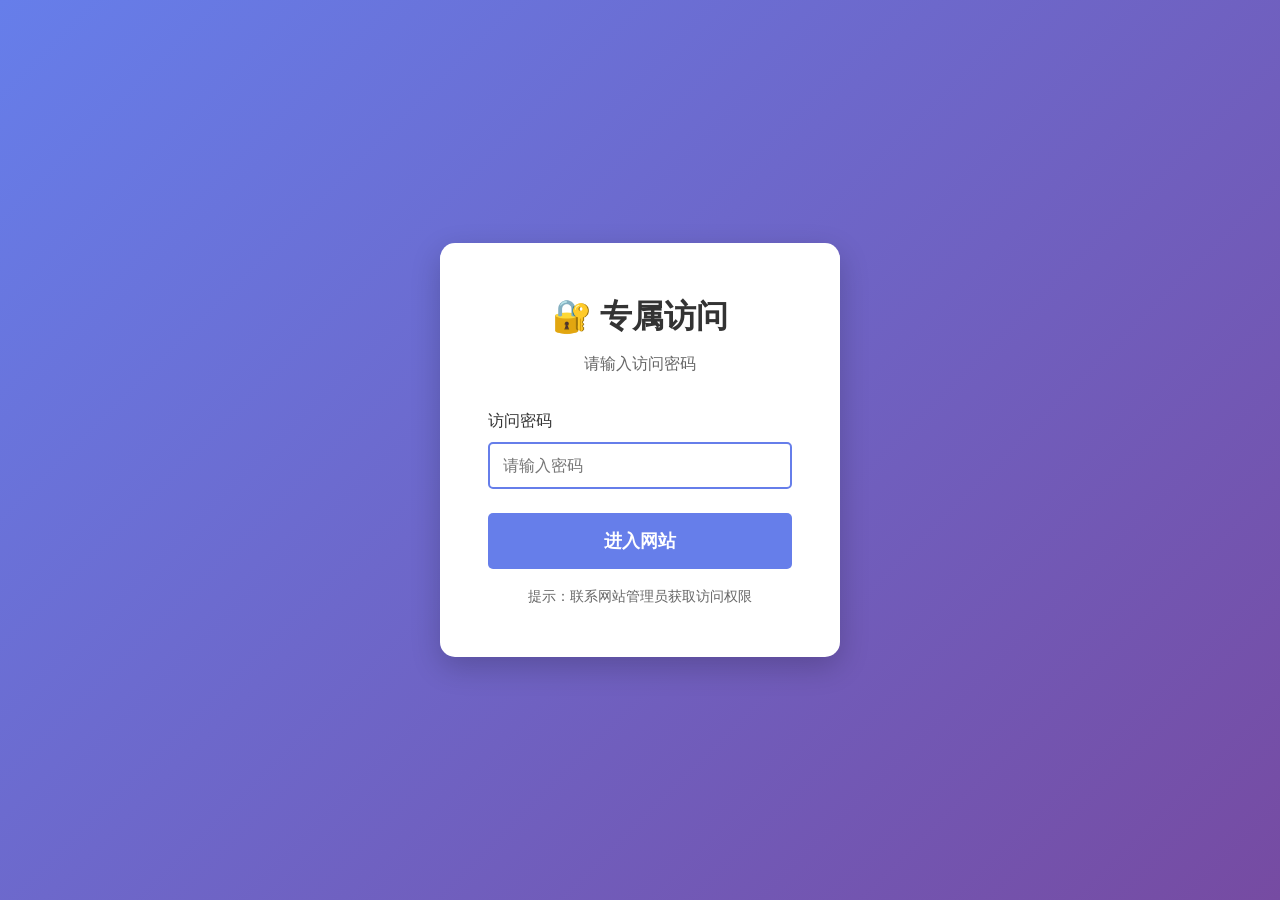
<file: index.html>
<!DOCTYPE html>
<html lang="zh-CN">
<head>
    <meta charset="UTF-8">
    <meta name="viewport" content="width=device-width, initial-scale=1.0">
    <title>极简电商 - 商品列表</title>
    <link rel="stylesheet" href="style.css">
</head>
<body>
    <header class="header">
        <h1>🛍️ 极简电商</h1>
        <p>部署在GitHub Pages的静态电商网站</p>
    </header>

    <div class="container">
        <div class="filters">
            <label for="categoryFilter">分类筛选：</label>
            <select id="categoryFilter" class="filter-select">
                <option value="">所有分类</option>
                <option value="electronics">电子产品</option>
                <option value="clothing">服装</option>
                <option value="home">家居</option>
                <option value="books">图书</option>
            </select>
        </div>

        <div id="productsContainer" class="products-grid">
            <div style="text-align: center; padding: 3rem; font-size: 1.2rem; color: #666;">
                正在加载商品数据...
            </div>
        </div>
    </div>

    <footer class="footer">
        <p>© 2026 极简电商 - 专属访问</p>
        <button class="logout-btn" onclick="logout()">🚪 退出登录</button>
    </footer>

    <script>
        // 🔐 认证检查
        function checkAuthentication() {
            const authenticated = localStorage.getItem('authenticated');
            const authTimestamp = localStorage.getItem('authTimestamp');
            
            if (authenticated === 'true' && authTimestamp) {
                const hoursSinceAuth = (Date.now() - parseInt(authTimestamp)) / (1000 * 60 * 60);
                if (hoursSinceAuth < 24) {
                    return true;
                }
            }
            
            window.location.href = 'login.html';
            return false;
        }

        // 商品数据
        const PRODUCTS_DATA = [
            {
                id: 1,
                title: "iPhone 15 Pro",
                price: 999.99,
                description: "最新款iPhone，搭载A17 Pro芯片，性能强劲，拍照出色",
                image_url: "iphone15.jpg",
                category: "electronics"
            },
            {
                id: 2,
                title: "MacBook Pro",
                price: 1999.99,
                description: "专业级笔记本电脑，M3芯片，适合编程和设计工作",
                image_url: "macbook.jpg",
                category: "electronics"
            },
            {
                id: 3,
                title: "Nike Air Max",
                price: 129.99,
                description: "舒适的运动鞋，气垫设计，适合日常穿着和运动",
                image_url: "nike.jpg",
                category: "clothing"
            },
            {
                id: 4,
                title: "咖啡杯套装",
                price: 29.99,
                description: "精美陶瓷咖啡杯，4件套，适合家庭和办公室使用",
                image_url: "coffee.jpg",
                category: "home"
            },
            {
                id: 5,
                title: "Python编程书籍",
                price: 49.99,
                description: "Python编程从入门到精通，适合初学者和进阶开发者",
                image_url: "pythonBook.jpg",
                category: "books"
            }
        ];

        // 页面初始化
        document.addEventListener('DOMContentLoaded', function() {
            // 先检查认证
            if (!checkAuthentication()) {
                return;
            }
            
            // 加载商品
            loadProducts();
            
            // 绑定筛选事件
            document.getElementById('categoryFilter').addEventListener('change', function(e) {
                loadProducts(e.target.value);
            });
        });

        // 加载商品
        function loadProducts(category = '') {
            const container = document.getElementById('productsContainer');
            
            let filteredProducts = PRODUCTS_DATA;
            if (category) {
                filteredProducts = PRODUCTS_DATA.filter(product => product.category === category);
            }
            
            displayProducts(filteredProducts);
        }

        // 显示商品
        function displayProducts(products) {
            const container = document.getElementById('productsContainer');
            
            if (products.length === 0) {
                container.innerHTML = '<div style="text-align: center; padding: 3rem; color: #e74c3c; background: #ffeaea; border-radius: 10px;">暂无商品数据</div>';
                return;
            }
            
            container.innerHTML = products.map(product => `
                <div class="product-card" onclick="viewProductDetail(${product.id})">
                    <img src="${product.image_url}" alt="${product.title}" class="product-image" 
                         onerror="this.src='https://via.placeholder.com/300x300/cccccc/666666?text=图片加载失败'">
                    <div class="product-info">
                        <h3 class="product-title">${product.title}</h3>
                        <div class="product-price">¥${product.price}</div>
                        <p class="product-description">${product.description}</p>
                        <span class="product-category">${getCategoryName(product.category)}</span>
                    </div>
                </div>
            `).join('');
        }

        // 获取分类名称
        function getCategoryName(category) {
            const categoryMap = {
                'electronics': '电子产品',
                'clothing': '服装',
                'home': '家居',
                'books': '图书'
            };
            return categoryMap[category] || category;
        }

        // 查看商品详情
        function viewProductDetail(productId) {
            window.location.href = `detail.html?id=${productId}`;
        }

        // 退出登录
        function logout() {
            localStorage.removeItem('authenticated');
            localStorage.removeItem('authTimestamp');
            window.location.href = 'login.html';
        }
    </script>
</body>
</html>
</file>
<file: style.css>
* { margin: 0; padding: 0; box-sizing: border-box; }
body { font-family: 'Segoe UI', Tahoma, Geneva, Verdana, sans-serif; background: #f5f5f5; color: #333; line-height: 1.6; }

/* 头部样式 */
.header {
    background: linear-gradient(135deg, #667eea 0%, #764ba2 100%);
    color: white; padding: 2rem 0; text-align: center;
    box-shadow: 0 2px 10px rgba(0,0,0,0.1);
}
.header h1 { font-size: 2.5rem; margin-bottom: 0.5rem; }
.header p { font-size: 1.1rem; opacity: 0.9; }

/* 容器样式 */
.container { max-width: 1200px; margin: 0 auto; padding: 2rem; }

/* 筛选器样式 */
.filters {
    background: white; padding: 1.5rem; border-radius: 10px;
    box-shadow: 0 2px 10px rgba(0,0,0,0.1); margin-bottom: 2rem;
    display: flex; gap: 1rem; align-items: center; flex-wrap: wrap;
}
.filter-select {
    padding: 0.5rem 1rem; border: 2px solid #e0e0e0; border-radius: 5px;
    font-size: 1rem; background: white; cursor: pointer;
}
.filter-select:focus { outline: none; border-color: #667eea; }

/* 商品网格样式 */
.products-grid {
    display: grid; grid-template-columns: repeat(auto-fill, minmax(300px, 1fr));
    gap: 2rem; margin-bottom: 2rem;
}

/* 商品卡片样式 */
.product-card {
    background: white; border-radius: 10px; overflow: hidden;
    box-shadow: 0 4px 15px rgba(0,0,0,0.1); transition: transform 0.3s ease, box-shadow 0.3s ease;
    cursor: pointer;
}
.product-card:hover { transform: translateY(-5px); box-shadow: 0 8px 25px rgba(0,0,0,0.15); }

.product-image {
    width: 100%; height: 250px; object-fit: cover; background: #f0f0f0;
}
.product-info { padding: 1.5rem; }
.product-title {
    font-size: 1.2rem; font-weight: 600; margin-bottom: 0.5rem; color: #333;
    display: -webkit-box; -webkit-line-clamp: 2; -webkit-box-orient: vertical; overflow: hidden;
}
.product-price { font-size: 1.5rem; font-weight: 700; color: #e74c3c; margin-bottom: 0.5rem; }
.product-description {
    color: #666; font-size: 0.9rem; margin-bottom: 1rem;
    display: -webkit-box; -webkit-line-clamp: 3; -webkit-box-orient: vertical; overflow: hidden;
}
.product-category {
    display: inline-block; background: #667eea; color: white;
    padding: 0.3rem 0.8rem; border-radius: 20px; font-size: 0.8rem; font-weight: 500;
}

/* 详情页样式 */
.product-detail { background: white; border-radius: 10px; box-shadow: 0 4px 15px rgba(0,0,0,0.1); overflow: hidden; }
.product-content { display: grid; grid-template-columns: 1fr 1fr; gap: 3rem; padding: 3rem; }
.product-image-large { width: 100%; max-width: 400px; height: 400px; object-fit: cover; border-radius: 10px; }
.product-title-large { font-size: 2rem; font-weight: 700; margin-bottom: 1rem; }
.product-price-large { font-size: 2.5rem; font-weight: 700; color: #e74c3c; margin-bottom: 1.5rem; }
.product-description-large { font-size: 1.1rem; color: #666; line-height: 1.8; margin-bottom: 2rem; }

/* 页脚样式 */
.footer {
    text-align: center; padding: 2rem; color: #666;
    border-top: 1px solid #e0e0e0; margin-top: 2rem;
}
.logout-btn {
    background: #dc3545; color: white; border: none; padding: 0.5rem 1rem;
    border-radius: 5px; cursor: pointer; margin-top: 1rem;
    transition: background 0.3s;
}
.logout-btn:hover { background: #c82333; }

/* 响应式设计 */
@media (max-width: 768px) {
    .container { padding: 1rem; }
    .products-grid { grid-template-columns: 1fr; gap: 1rem; }
    .filters { flex-direction: column; align-items: stretch; }
    .product-content { grid-template-columns: 1fr; gap: 2rem; padding: 2rem; }
    .product-image-large { max-width: 100%; height: 300px; }
    .product-title-large { font-size: 1.5rem; }
    .product-price-large { font-size: 2rem; }
}
</file>
